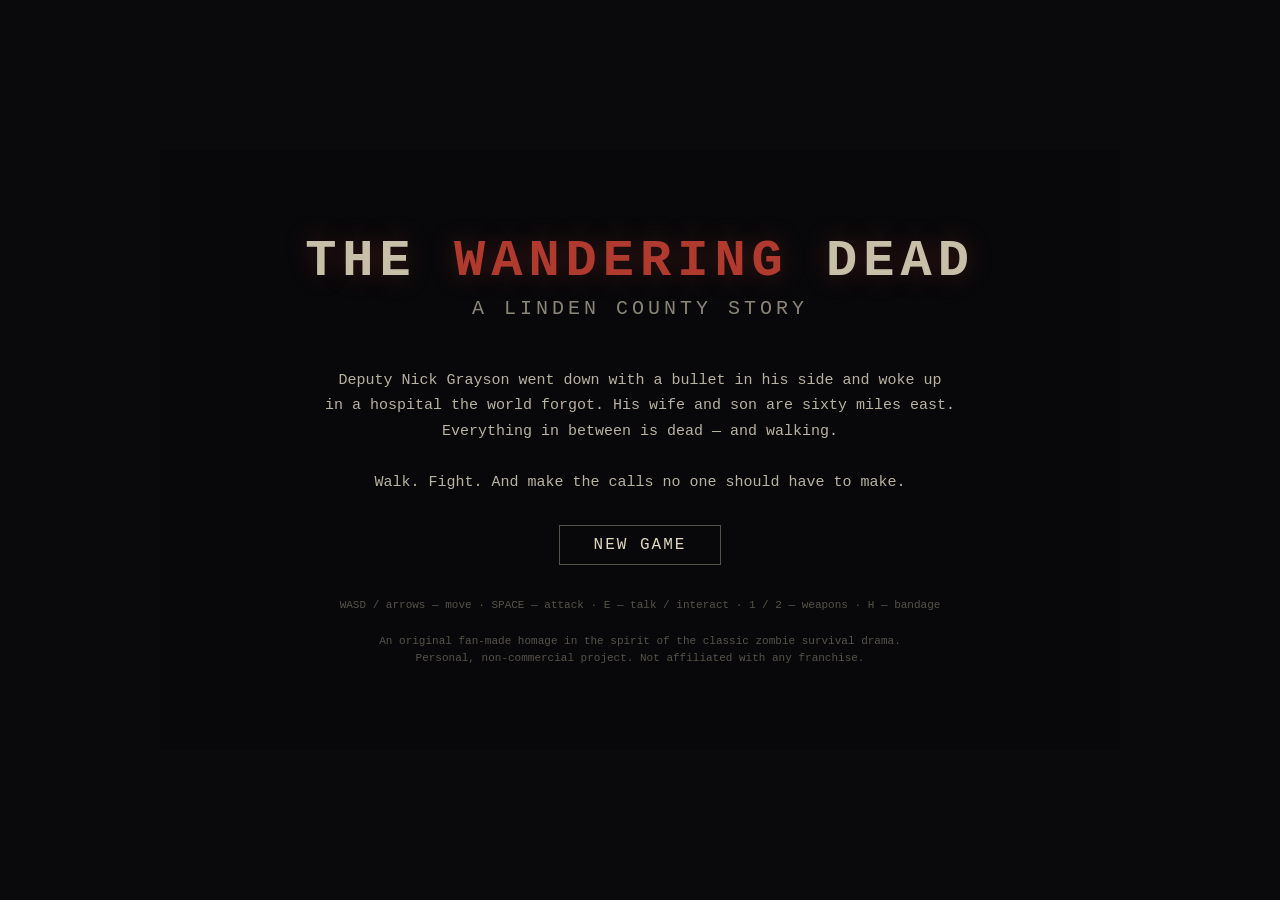
<file: wandering-dead/index.html>
<!DOCTYPE html>
<html lang="en">
<head>
<meta charset="utf-8">
<meta name="viewport" content="width=device-width, initial-scale=1">
<title>The Wandering Dead — A Linden County Story</title>
<style>
  :root {
    --ui-bg: rgba(12, 12, 14, 0.92);
    --ui-border: #3a3a40;
    --ui-text: #d8d4c8;
    --accent: #b03a2e;
  }
  * { box-sizing: border-box; margin: 0; padding: 0; }
  html, body {
    height: 100%;
    background: #0a0a0c;
    color: var(--ui-text);
    font-family: "Courier New", Courier, monospace;
    overflow: hidden;
  }
  #wrap {
    position: relative;
    width: 100vw;
    height: 100vh;
    display: flex;
    align-items: center;
    justify-content: center;
  }
  #stage {
    position: relative;
    width: 960px;
    height: 600px;
    max-width: 100vw;
    max-height: 100vh;
  }
  canvas {
    display: block;
    width: 100%;
    height: 100%;
    image-rendering: pixelated;
    background: #000;
  }

  /* ---------- HUD ---------- */
  #hud {
    position: absolute;
    inset: 0;
    pointer-events: none;
    display: none;
  }
  #hud .bar-wrap {
    position: absolute;
    top: 12px;
    left: 12px;
    width: 240px;
  }
  .bar {
    height: 14px;
    background: #1c1c20;
    border: 1px solid var(--ui-border);
    margin-bottom: 4px;
    position: relative;
  }
  .bar .fill {
    position: absolute;
    inset: 1px;
    background: #8c2f27;
    transform-origin: left;
    transition: transform .15s ease-out;
  }
  #camp-bar { display: none; }
  #camp-bar .fill { background: #b07b2e; }
  .bar .lbl {
    position: absolute;
    left: 4px;
    top: -1px;
    font-size: 11px;
    color: #eee;
    text-shadow: 0 1px 2px #000;
    letter-spacing: 1px;
  }
  #weapon-line, #kit-line {
    font-size: 13px;
    text-shadow: 0 1px 2px #000;
    margin-top: 2px;
    color: #cfc9b8;
  }
  #objective {
    position: absolute;
    top: 12px;
    right: 12px;
    max-width: 380px;
    text-align: right;
    font-size: 13px;
    line-height: 1.4;
    color: #e8dfc0;
    text-shadow: 0 1px 3px #000;
  }
  #objective .ch { color: #8a8578; font-size: 11px; letter-spacing: 2px; }
  #controls-hint {
    position: absolute;
    bottom: 10px;
    left: 12px;
    font-size: 11px;
    color: #6f6b60;
    text-shadow: 0 1px 2px #000;
    line-height: 1.5;
  }
  #interact-prompt {
    position: absolute;
    bottom: 96px;
    width: 100%;
    text-align: center;
    font-size: 14px;
    color: #ffe9a8;
    text-shadow: 0 1px 3px #000;
    display: none;
  }
  #toast {
    position: absolute;
    top: 64px;
    width: 100%;
    text-align: center;
    font-size: 14px;
    color: #f0e6c8;
    text-shadow: 0 1px 3px #000;
    opacity: 0;
    transition: opacity .3s;
  }

  /* ---------- Dialogue ---------- */
  #dialogue {
    position: absolute;
    left: 50%;
    transform: translateX(-50%);
    bottom: 18px;
    width: min(860px, 94%);
    background: var(--ui-bg);
    border: 1px solid var(--ui-border);
    border-left: 4px solid var(--accent);
    padding: 14px 18px 12px;
    display: none;
    cursor: pointer;
    box-shadow: 0 6px 24px rgba(0,0,0,.6);
  }
  #dlg-speaker {
    font-size: 13px;
    letter-spacing: 2px;
    margin-bottom: 6px;
    font-weight: bold;
  }
  #dlg-text {
    font-size: 15px;
    line-height: 1.55;
    min-height: 48px;
    white-space: pre-wrap;
  }
  #dlg-text.narr { font-style: italic; color: #a8a294; }
  #dlg-more {
    text-align: right;
    font-size: 12px;
    color: #7f7a6e;
    margin-top: 4px;
  }
  #dlg-choices { margin-top: 10px; display: none; }
  .choice-btn {
    display: block;
    width: 100%;
    text-align: left;
    background: #1a1a1e;
    color: #e8dfc0;
    border: 1px solid #44424a;
    font-family: inherit;
    font-size: 14px;
    padding: 8px 12px;
    margin-top: 6px;
    cursor: pointer;
  }
  .choice-btn:hover, .choice-btn.kb-focus {
    background: #2a2028;
    border-color: var(--accent);
  }
  .choice-btn .num { color: #8a4a42; margin-right: 8px; }

  /* ---------- Full-screen overlays ---------- */
  #overlay {
    position: absolute;
    inset: 0;
    background: #08080a;
    display: flex;
    align-items: center;
    justify-content: center;
    text-align: center;
    z-index: 20;
  }
  #overlay.hidden { display: none; }
  #overlay .inner { max-width: 720px; padding: 24px; }
  #overlay h1 {
    font-size: 52px;
    letter-spacing: 6px;
    color: #c8bfa8;
    text-shadow: 0 0 24px rgba(176,58,46,.35);
    margin-bottom: 6px;
  }
  #overlay h1 .red { color: var(--accent); }
  #overlay h2 {
    font-size: 20px;
    letter-spacing: 4px;
    color: #8a8578;
    margin-bottom: 22px;
    font-weight: normal;
  }
  #overlay .body-text {
    font-size: 15px;
    line-height: 1.7;
    color: #b8b2a2;
    text-align: left;
    white-space: pre-wrap;
    margin-bottom: 24px;
  }
  #overlay .fine {
    font-size: 11px;
    color: #57534a;
    margin-top: 26px;
    line-height: 1.6;
  }
  .menu-btn {
    background: none;
    border: 1px solid #55524a;
    color: #e0d8c0;
    font-family: inherit;
    font-size: 16px;
    letter-spacing: 2px;
    padding: 10px 34px;
    margin: 6px;
    cursor: pointer;
  }
  .menu-btn:hover { border-color: var(--accent); color: #fff; background: rgba(176,58,46,.12); }
  #overlay ul.recap {
    text-align: left;
    font-size: 13px;
    color: #9a8f7e;
    line-height: 1.8;
    list-style: none;
    margin-bottom: 22px;
  }
  #overlay ul.recap li::before { content: "— "; color: var(--accent); }
</style>
</head>
<body>
<div id="wrap">
  <div id="stage">
    <canvas id="game" width="960" height="600"></canvas>

    <div id="hud">
      <div class="bar-wrap">
        <div class="bar" id="hp-bar"><div class="fill"></div><span class="lbl">NICK</span></div>
        <div class="bar" id="camp-bar"><div class="fill"></div><span class="lbl">CAMP</span></div>
        <div id="weapon-line"></div>
        <div id="kit-line"></div>
      </div>
      <div id="objective"><div class="ch"></div><div class="obj-text"></div></div>
      <div id="interact-prompt"></div>
      <div id="toast"></div>
      <div id="controls-hint">
        WASD / arrows — move &nbsp;·&nbsp; SPACE — attack &nbsp;·&nbsp; E — interact
        &nbsp;·&nbsp; 1 / 2 — weapon &nbsp;·&nbsp; H — bandage
      </div>
    </div>

    <div id="dialogue">
      <div id="dlg-speaker"></div>
      <div id="dlg-text"></div>
      <div id="dlg-more">E / click to continue ▾</div>
      <div id="dlg-choices"></div>
    </div>

    <div id="overlay"><div class="inner" id="overlay-inner"></div></div>
  </div>
</div>
<script src="maps.js"></script>
<script src="game.js"></script>
</body>
</html>
</file>
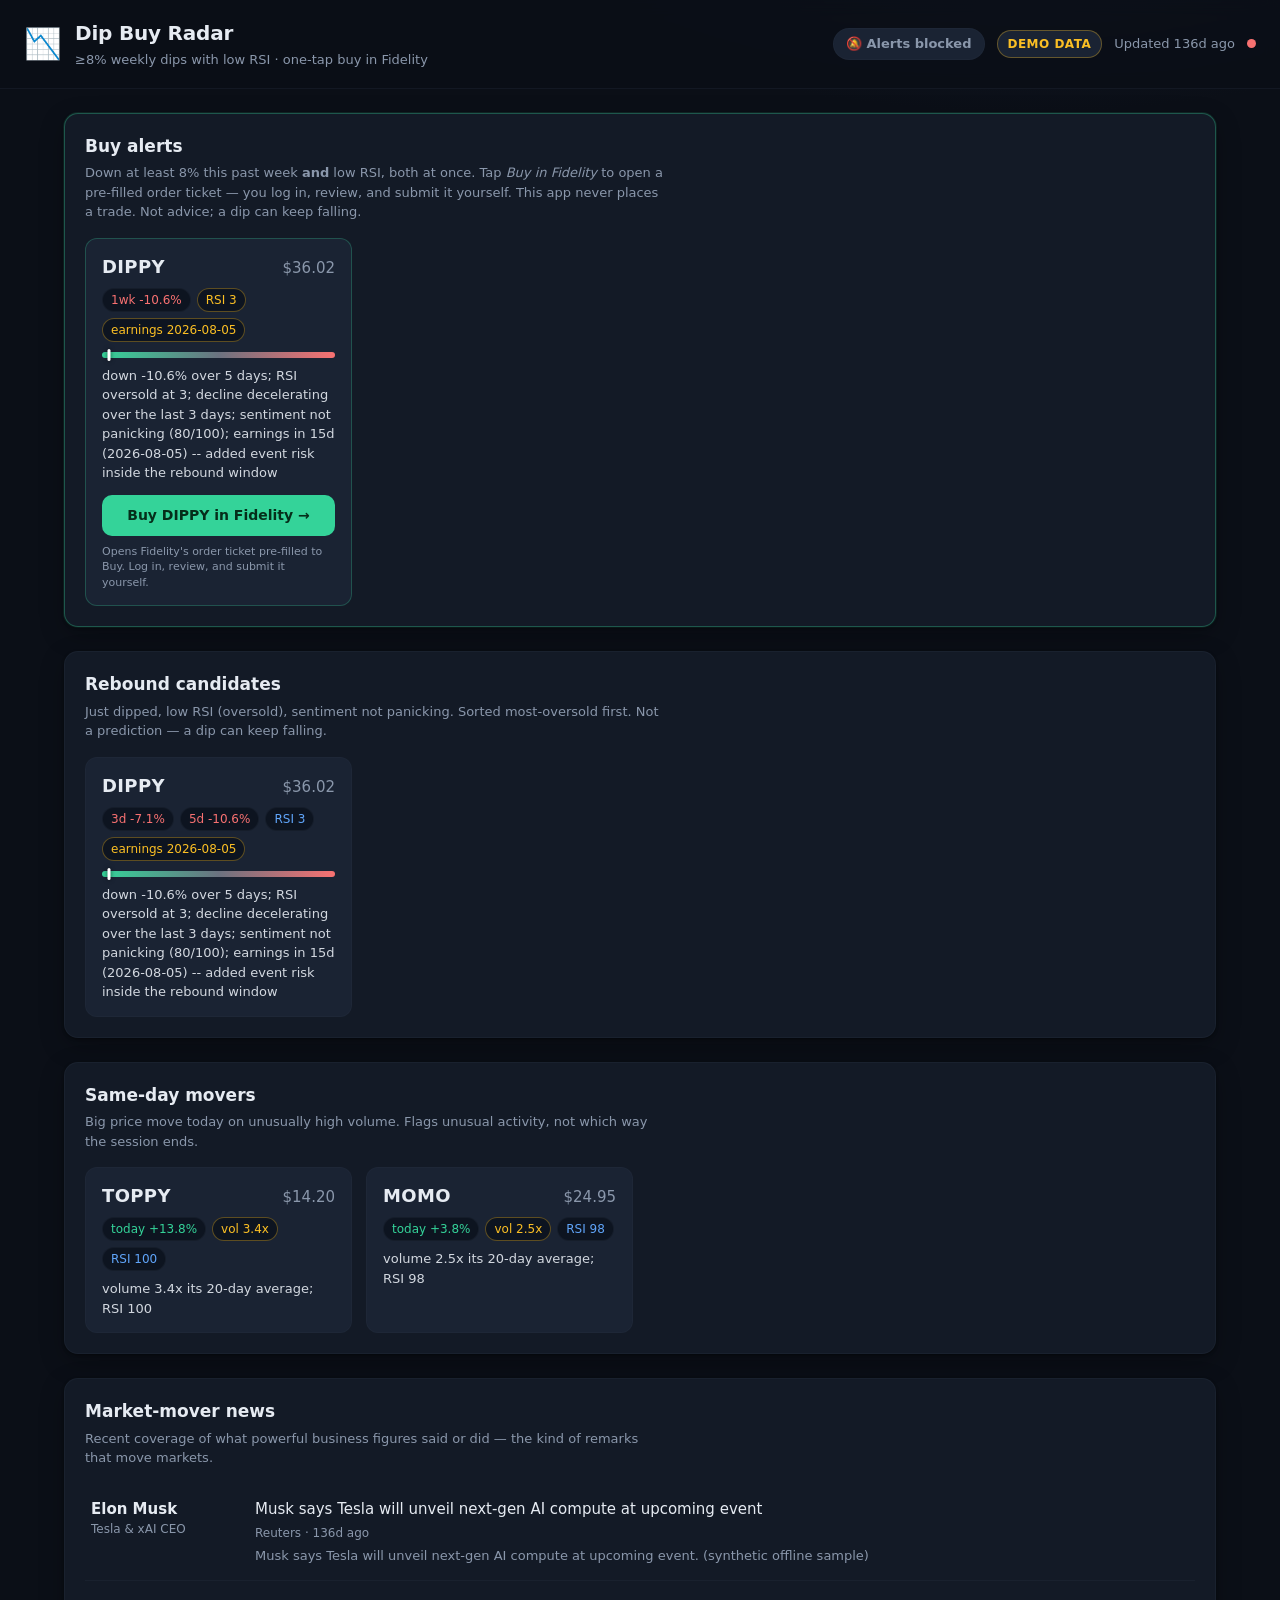
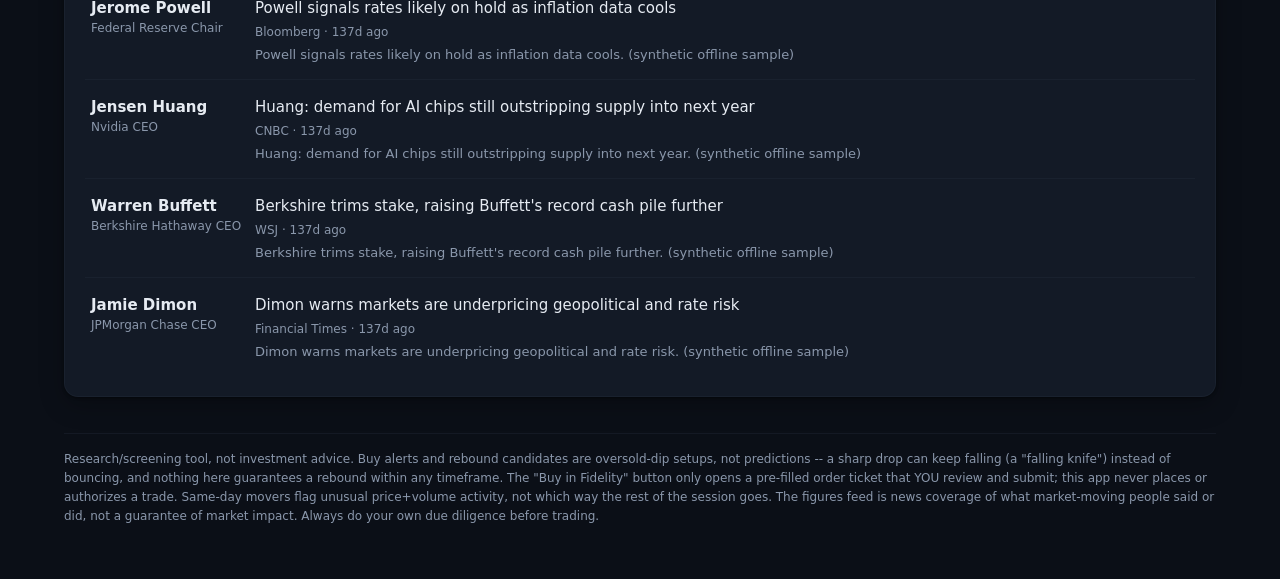
<file: web/index.html>
<!DOCTYPE html>
<html lang="en">
<head>
  <meta charset="utf-8" />
  <meta name="viewport" content="width=device-width, initial-scale=1" />
  <title>Dip &amp; Rebound Radar</title>
  <meta name="theme-color" content="#0b0f17" />
  <link rel="manifest" href="manifest.webmanifest" />
  <link rel="icon" href="icon-192.png" type="image/png" />
  <link rel="apple-touch-icon" href="apple-touch-icon.png" />
  <link rel="stylesheet" href="styles.css" />
</head>
<body>
  <header class="topbar">
    <div class="brand">
      <span class="logo" aria-hidden="true">📉</span>
      <div>
        <h1>Dip Buy Radar</h1>
        <p class="tagline">≥8% weekly dips with low RSI &middot; one-tap buy in Fidelity</p>
      </div>
    </div>
    <div class="status">
      <button id="alerts-toggle" class="alerts-btn" type="button" hidden>🔔 Enable alerts</button>
      <span id="mode-badge" class="badge">—</span>
      <span id="updated" class="updated">Loading…</span>
      <span id="refresh-dot" class="dot" title="Auto-refreshing"></span>
    </div>
  </header>

  <main>
    <section class="panel" id="buy-panel">
      <div class="panel-head">
        <h2>Buy alerts</h2>
        <p class="panel-sub">Down at least 8% this past week <strong>and</strong> low RSI, both at once. Tap <em>Buy in Fidelity</em> to open a pre-filled order ticket &mdash; you log in, review, and submit it yourself. This app never places a trade. Not advice; a dip can keep falling.</p>
      </div>
      <div id="buy-list" class="cards"></div>
    </section>

    <section class="panel" id="rebound-panel">
      <div class="panel-head">
        <h2>Rebound candidates</h2>
        <p class="panel-sub">Just dipped, low RSI (oversold), sentiment not panicking. Sorted most-oversold first. Not a prediction &mdash; a dip can keep falling.</p>
      </div>
      <div id="rebound-list" class="cards"></div>
    </section>

    <section class="panel" id="movers-panel">
      <div class="panel-head">
        <h2>Same-day movers</h2>
        <p class="panel-sub">Big price move today on unusually high volume. Flags unusual activity, not which way the session ends.</p>
      </div>
      <div id="movers-list" class="cards"></div>
    </section>

    <section class="panel" id="news-panel">
      <div class="panel-head">
        <h2>Market-mover news</h2>
        <p class="panel-sub">Recent coverage of what powerful business figures said or did &mdash; the kind of remarks that move markets.</p>
      </div>
      <div id="news-list" class="feed"></div>
    </section>
  </main>

  <footer>
    <p id="disclaimer" class="disclaimer"></p>
  </footer>

  <script src="app.js"></script>
</body>
</html>
</file>
<file: web/styles.css>
:root {
  --bg: #0b0f17;
  --panel: #131a26;
  --panel-2: #1a2333;
  --border: #26304250;
  --text: #e6ebf2;
  --muted: #8a97ab;
  --up: #34d399;
  --down: #f87171;
  --accent: #60a5fa;
  --warn: #fbbf24;
  --radius: 14px;
  --shadow: 0 1px 3px rgba(0, 0, 0, 0.4), 0 8px 24px rgba(0, 0, 0, 0.25);
}

* { box-sizing: border-box; }

body {
  margin: 0;
  background: radial-gradient(1200px 600px at 80% -10%, #16233b 0%, var(--bg) 55%);
  color: var(--text);
  font: 15px/1.5 system-ui, -apple-system, "Segoe UI", Roboto, Helvetica, Arial, sans-serif;
  min-height: 100vh;
}

.topbar {
  display: flex;
  align-items: center;
  justify-content: space-between;
  gap: 16px;
  flex-wrap: wrap;
  padding: 18px 24px;
  border-bottom: 1px solid var(--border);
  position: sticky;
  top: 0;
  background: rgba(11, 15, 23, 0.85);
  backdrop-filter: blur(8px);
  z-index: 10;
}

.brand { display: flex; align-items: center; gap: 14px; }
.logo { font-size: 30px; }
h1 { font-size: 20px; margin: 0; letter-spacing: -0.01em; }
.tagline { margin: 2px 0 0; color: var(--muted); font-size: 13px; }

.status { display: flex; align-items: center; gap: 12px; }
.badge {
  font-size: 12px;
  font-weight: 600;
  text-transform: uppercase;
  letter-spacing: 0.04em;
  padding: 4px 10px;
  border-radius: 999px;
  background: var(--panel-2);
  border: 1px solid var(--border);
  color: var(--muted);
}
.badge.live { color: var(--up); border-color: #34d39955; }
.badge.offline { color: var(--warn); border-color: #fbbf2455; }
.updated { color: var(--muted); font-size: 13px; }
.dot {
  width: 9px; height: 9px; border-radius: 50%;
  background: var(--up);
  box-shadow: 0 0 0 0 rgba(52, 211, 153, 0.5);
  animation: pulse 2.4s infinite;
}
@keyframes pulse {
  0% { box-shadow: 0 0 0 0 rgba(52, 211, 153, 0.5); }
  70% { box-shadow: 0 0 0 8px rgba(52, 211, 153, 0); }
  100% { box-shadow: 0 0 0 0 rgba(52, 211, 153, 0); }
}
.dot.stale { background: var(--down); animation: none; }

main {
  max-width: 1200px;
  margin: 0 auto;
  padding: 24px;
  display: grid;
  gap: 24px;
}

.panel {
  background: var(--panel);
  border: 1px solid var(--border);
  border-radius: var(--radius);
  padding: 20px;
  box-shadow: var(--shadow);
}
.panel-head { margin-bottom: 16px; }
.panel-head h2 { margin: 0; font-size: 17px; }
.panel-sub { margin: 4px 0 0; color: var(--muted); font-size: 13px; max-width: 70ch; }

.cards {
  display: grid;
  grid-template-columns: repeat(auto-fill, minmax(260px, 1fr));
  gap: 14px;
}

.card {
  background: var(--panel-2);
  border: 1px solid var(--border);
  border-radius: 12px;
  padding: 14px 16px;
  display: flex;
  flex-direction: column;
  gap: 8px;
}
.card-top { display: flex; align-items: baseline; justify-content: space-between; gap: 8px; }
.ticker { font-size: 18px; font-weight: 700; letter-spacing: 0.02em; }
.price { color: var(--muted); font-variant-numeric: tabular-nums; }

.metrics { display: flex; flex-wrap: wrap; gap: 6px; }
.chip {
  font-size: 12px;
  font-variant-numeric: tabular-nums;
  padding: 2px 8px;
  border-radius: 999px;
  background: #0d1420;
  border: 1px solid var(--border);
  color: var(--muted);
}
.chip.up { color: var(--up); }
.chip.down { color: var(--down); }
.chip.rsi { color: var(--accent); }
.chip.warn { color: var(--warn); border-color: #fbbf2455; }

.summary { font-size: 13px; color: var(--text); opacity: 0.9; }

.chip.low { color: var(--warn); border-color: #fbbf2455; }

/* Buy alerts -- the actionable panel gets a stronger accent than rebound. */
#buy-panel { border-color: #34d39955; box-shadow: var(--shadow), 0 0 0 1px #34d39922; }
.buy-card { border-color: #34d39944; }
.buy-btn {
  margin-top: 4px;
  display: block;
  text-align: center;
  font-weight: 700;
  font-size: 14px;
  text-decoration: none;
  color: #052e1a;
  background: var(--up);
  padding: 10px 14px;
  border-radius: 10px;
  transition: filter 0.15s ease;
}
.buy-btn:hover { filter: brightness(1.08); }
.buy-note { font-size: 11px; color: var(--muted); line-height: 1.45; }

.alerts-btn {
  font: inherit;
  font-size: 13px;
  font-weight: 600;
  color: var(--text);
  background: var(--panel-2);
  border: 1px solid var(--border);
  border-radius: 999px;
  padding: 5px 12px;
  cursor: pointer;
}
.alerts-btn:hover:not(:disabled) { border-color: var(--accent); }
.alerts-btn:disabled { color: var(--muted); cursor: default; }

.rsi-meter {
  height: 6px;
  border-radius: 999px;
  background: linear-gradient(90deg, var(--up) 0%, #6b7280 50%, var(--down) 100%);
  position: relative;
  margin-top: 2px;
}
.rsi-meter .marker {
  position: absolute;
  top: -3px;
  width: 3px;
  height: 12px;
  border-radius: 2px;
  background: #fff;
  transform: translateX(-50%);
  box-shadow: 0 0 4px rgba(0, 0, 0, 0.6);
}

.feed { display: flex; flex-direction: column; gap: 2px; }
.news-item {
  display: flex;
  gap: 14px;
  padding: 14px 6px;
  border-bottom: 1px solid var(--border);
  text-decoration: none;
  color: inherit;
}
.news-item:last-child { border-bottom: none; }
.news-item:hover { background: #ffffff08; border-radius: 8px; }
.news-figure { min-width: 150px; flex-shrink: 0; }
.news-name { font-weight: 600; }
.news-role { font-size: 12px; color: var(--muted); }
.news-body { flex: 1; }
.news-headline { font-weight: 500; }
.news-meta { font-size: 12px; color: var(--muted); margin-top: 4px; }
.news-snippet { font-size: 13px; color: var(--muted); margin-top: 4px; }

.empty { color: var(--muted); font-size: 14px; padding: 8px 0; }

footer { max-width: 1200px; margin: 0 auto; padding: 0 24px 40px; }
.disclaimer {
  font-size: 12px;
  color: var(--muted);
  border-top: 1px solid var(--border);
  padding-top: 16px;
  line-height: 1.6;
}

@media (max-width: 560px) {
  .news-item { flex-direction: column; gap: 4px; }
  .news-figure { min-width: 0; }
}
</file>
